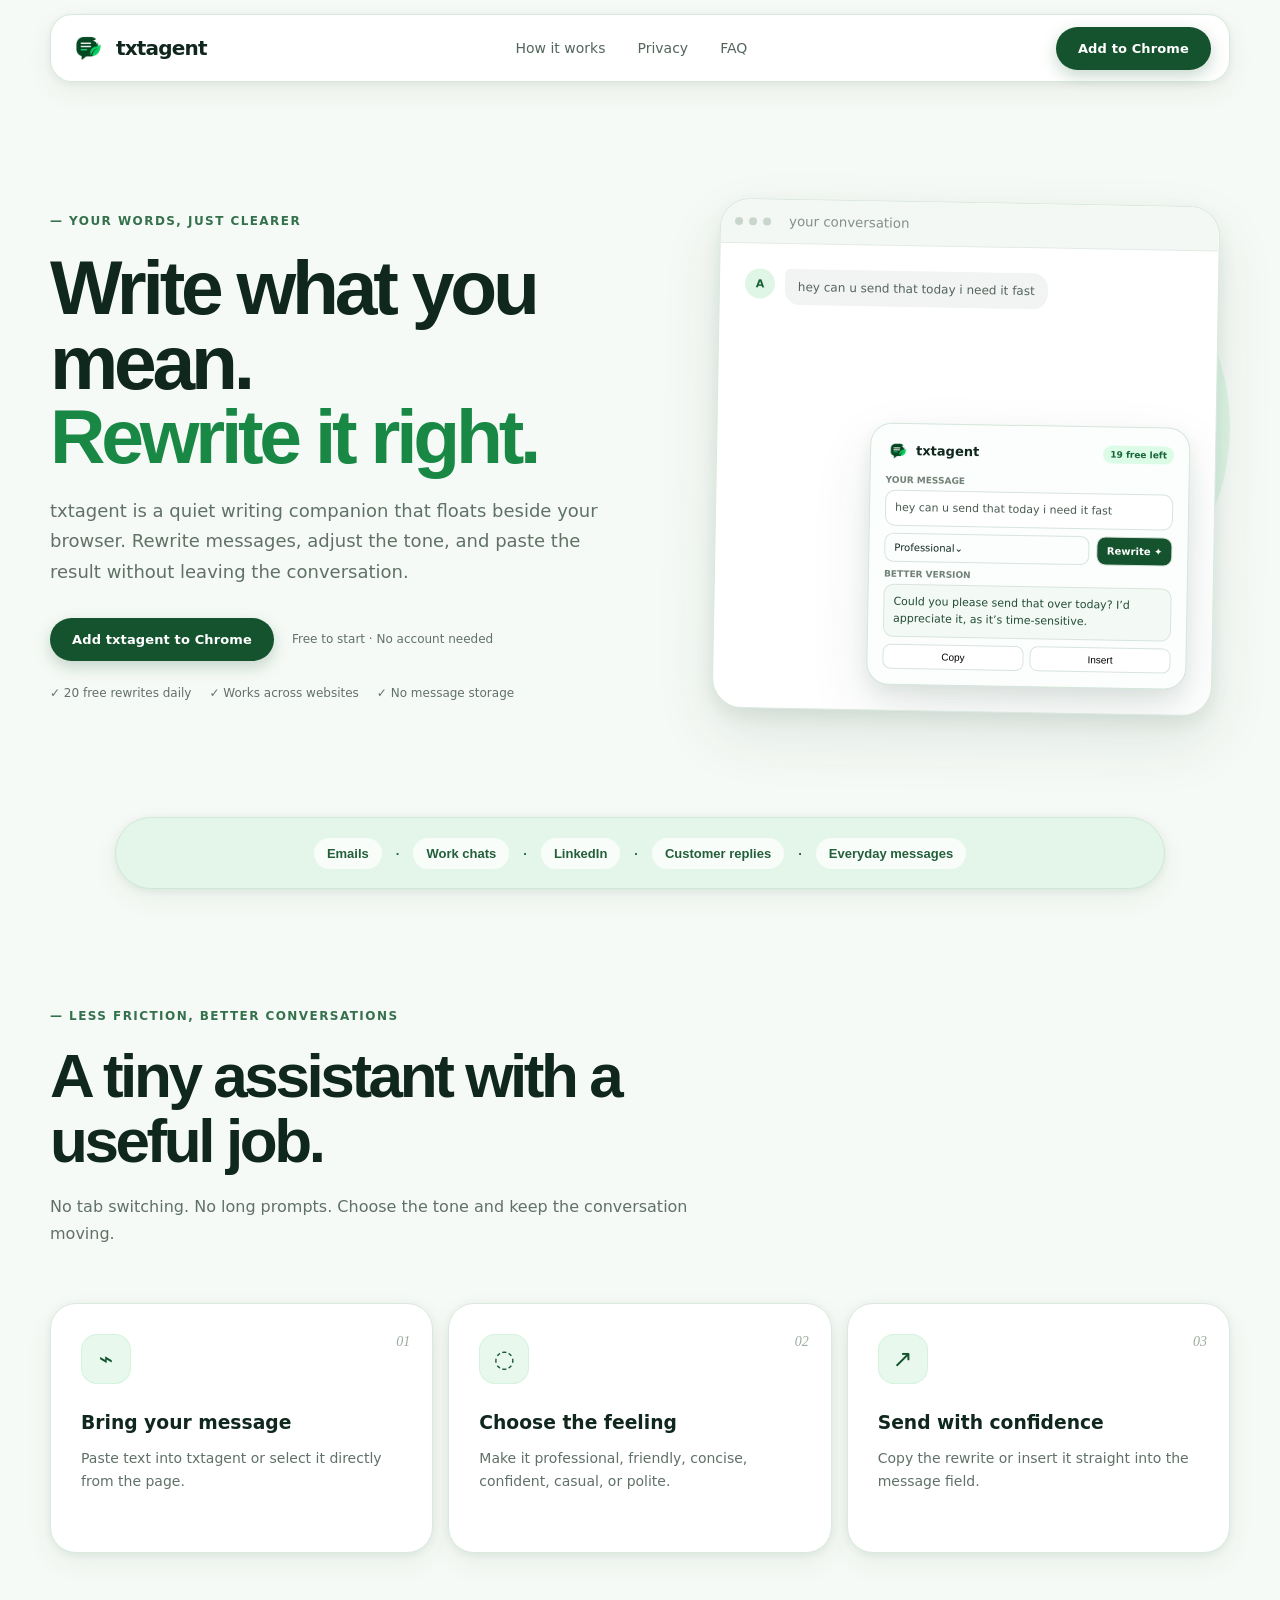
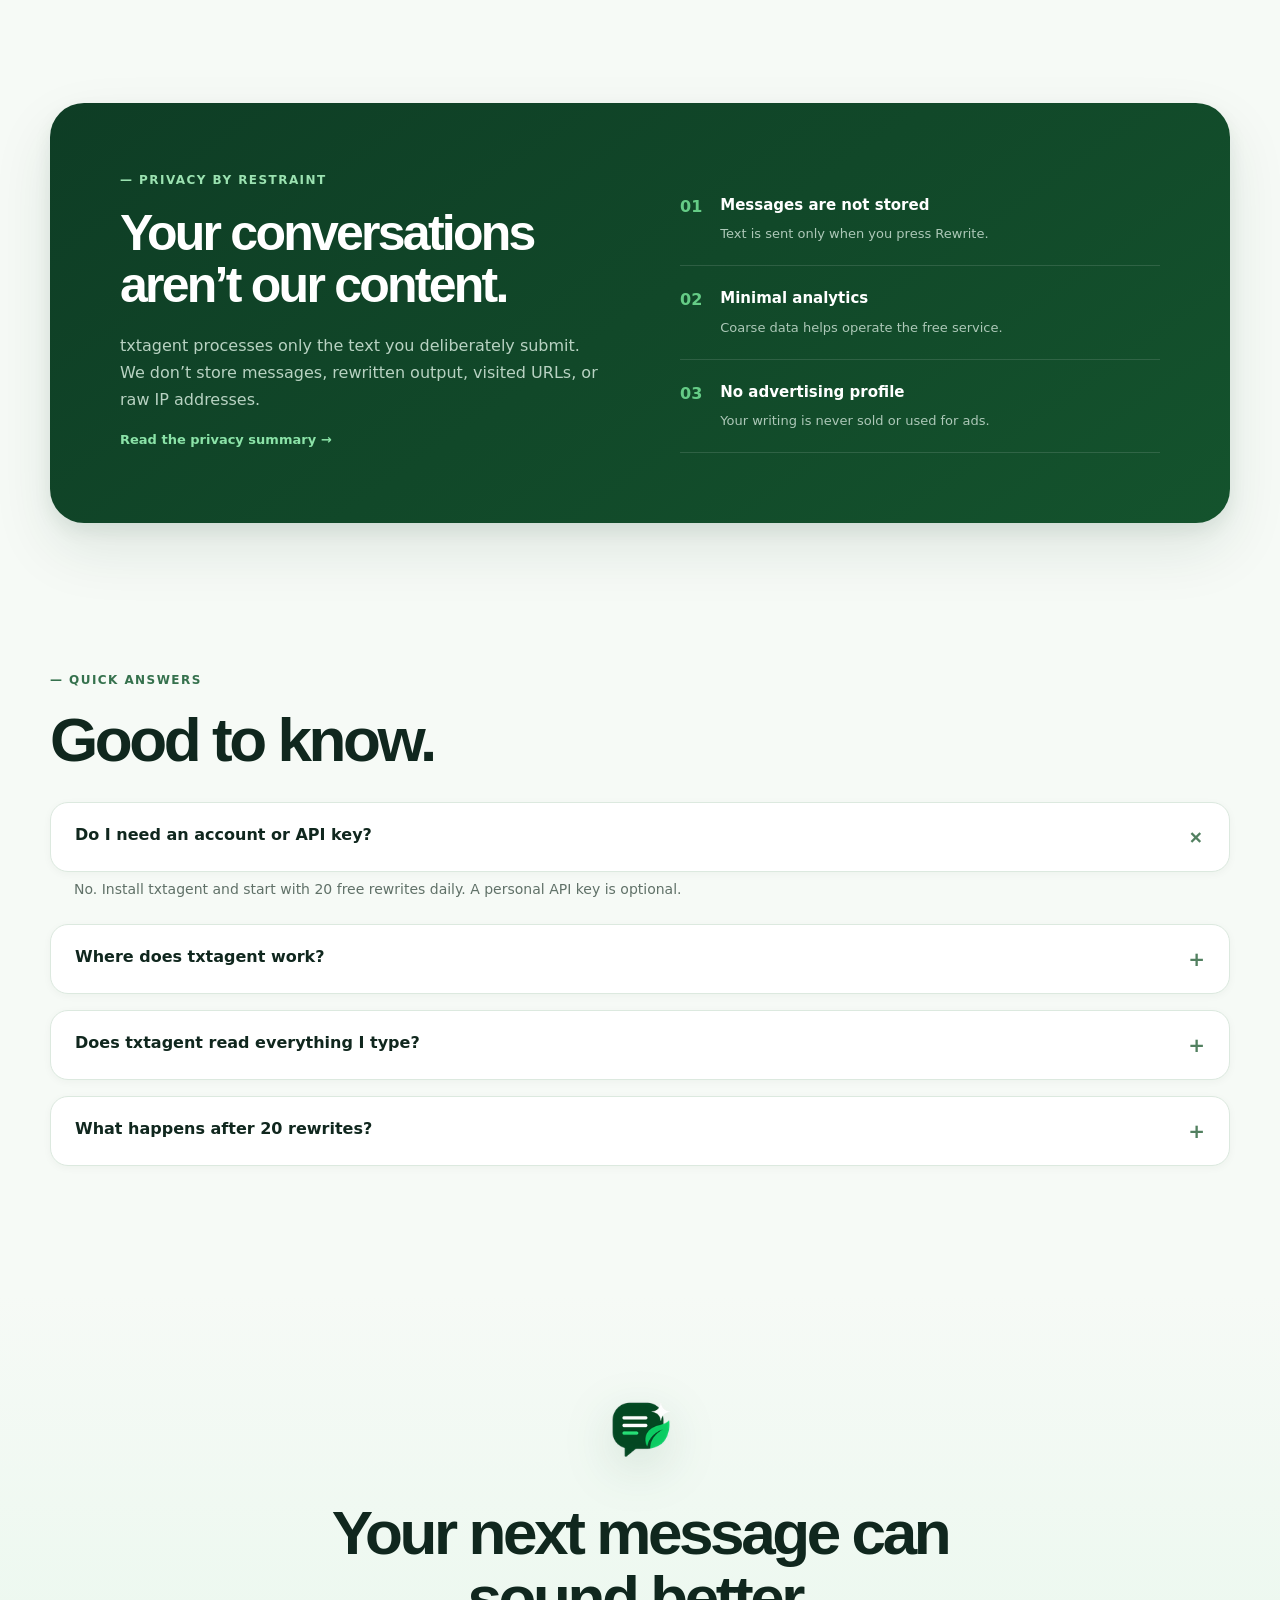
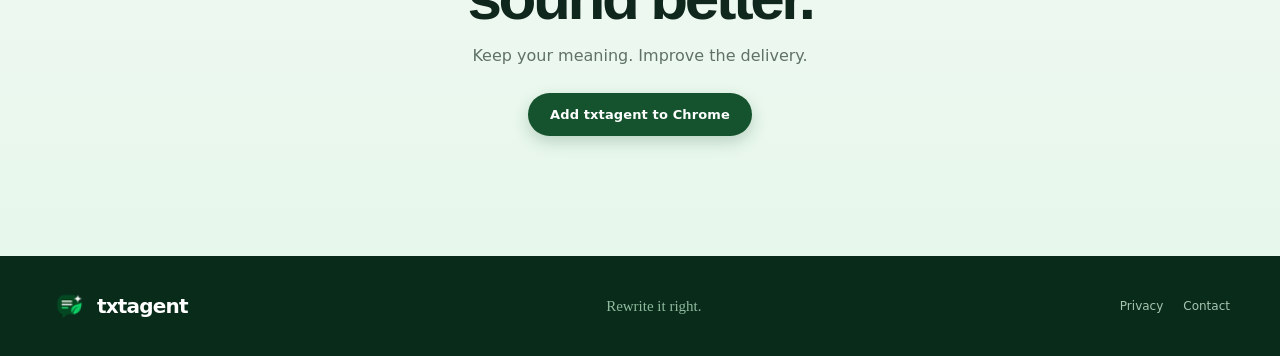
<file: index.html>
<!doctype html><html lang="en"><head><meta charset="utf-8"><meta name="viewport" content="width=device-width,initial-scale=1"><meta name="description" content="txtagent is a lightweight browser assistant that rewrites messages with the right tone."><title>txtagent — Rewrite it right</title><link rel="icon" href="assets/txtagent-32.png"><link rel="stylesheet" href="styles.css"></head>
<body><header><a class="brand" href="#top"><img src="assets/txtagent-48.png" alt=""><b>txtagent</b></a><nav><a href="#how">How it works</a><a href="#privacy">Privacy</a><a href="#faq">FAQ</a></nav><a class="btn small install" href="#install">Add to Chrome</a></header>
<main id="top"><section class="hero"><div class="hero-copy"><div class="eyebrow">— Your words, just clearer</div><h1>Write what you mean.<em>Rewrite it right.</em></h1><p>txtagent is a quiet writing companion that floats beside your browser. Rewrite messages, adjust the tone, and paste the result without leaving the conversation.</p><div class="actions" id="install"><a class="btn install" href="#install">Add txtagent to Chrome</a><span>Free to start · No account needed</span></div><div class="trust"><span>✓ 20 free rewrites daily</span><span>✓ Works across websites</span><span>✓ No message storage</span></div></div>
<div class="visual"><div class="blob"></div><div class="browser"><div class="browser-bar"><i></i><i></i><i></i><small>your conversation</small></div><div class="chat"><b>A</b><span>hey can u send that today i need it fast</span></div><div class="panel"><div class="panel-head"><strong><img src="assets/txtagent-32.png" alt="">txtagent</strong><small>19 free left</small></div><label>Your message</label><div class="field">hey can u send that today i need it fast</div><div class="controls"><span>Professional⌄</span><b>Rewrite ✦</b></div><label>Better version</label><div class="field result">Could you please send that over today? I’d appreciate it, as it’s time-sensitive.</div><div class="panel-buttons"><button>Copy</button><button>Insert</button></div></div></div></div></section>
<section class="usecases"><span>Emails</span>·<span>Work chats</span>·<span>LinkedIn</span>·<span>Customer replies</span>·<span>Everyday messages</span></section>
<section class="section" id="how"><div class="heading"><div class="eyebrow">— Less friction, better conversations</div><h2>A tiny assistant with a useful job.</h2><p>No tab switching. No long prompts. Choose the tone and keep the conversation moving.</p></div><div class="steps"><article><b>01</b><div>⌁</div><h3>Bring your message</h3><p>Paste text into txtagent or select it directly from the page.</p></article><article><b>02</b><div>◌</div><h3>Choose the feeling</h3><p>Make it professional, friendly, concise, confident, casual, or polite.</p></article><article><b>03</b><div>↗</div><h3>Send with confidence</h3><p>Copy the rewrite or insert it straight into the message field.</p></article></div></section>
<section class="privacy-wrap" id="privacy"><div class="privacy"><div><div class="eyebrow">— Privacy by restraint</div><h2>Your conversations aren’t our content.</h2><p>txtagent processes only the text you deliberately submit. We don’t store messages, rewritten output, visited URLs, or raw IP addresses.</p><a href="privacy.html">Read the privacy summary →</a></div><div class="privacy-points"><p><b>01</b><span><strong>Messages are not stored</strong>Text is sent only when you press Rewrite.</span></p><p><b>02</b><span><strong>Minimal analytics</strong>Coarse data helps operate the free service.</span></p><p><b>03</b><span><strong>No advertising profile</strong>Your writing is never sold or used for ads.</span></p></div></div></section>
<section class="section" id="faq"><div class="heading"><div class="eyebrow">— Quick answers</div><h2>Good to know.</h2></div><div class="faqs"><details open><summary>Do I need an account or API key?<span>+</span></summary><p>No. Install txtagent and start with 20 free rewrites daily. A personal API key is optional.</p></details><details><summary>Where does txtagent work?<span>+</span></summary><p>txtagent appears on ordinary websites in Chrome. Protected browser pages do not allow overlays.</p></details><details><summary>Does txtagent read everything I type?<span>+</span></summary><p>No. txtagent sends only the text you deliberately submit when you request a rewrite.</p></details><details><summary>What happens after 20 rewrites?<span>+</span></summary><p>The free allowance resets the next day, or you can use a personal API key.</p></details></div></section>
<section class="closing"><img src="assets/txtagent-128.png" alt="txtagent icon"><h2>Your next message can sound better.</h2><p>Keep your meaning. Improve the delivery.</p><a class="btn install" href="#install">Add txtagent to Chrome</a></section></main>
<footer><a class="brand" href="#top"><img src="assets/txtagent-32.png" alt=""><b>txtagent</b></a><i>Rewrite it right.</i><div><a href="privacy.html">Privacy</a><a href="mailto:dev.ranjith1894@gmail.com">Contact</a></div></footer><div class="toast" role="status">Chrome Web Store listing coming soon.</div><script src="script.js"></script></body></html>
</file>
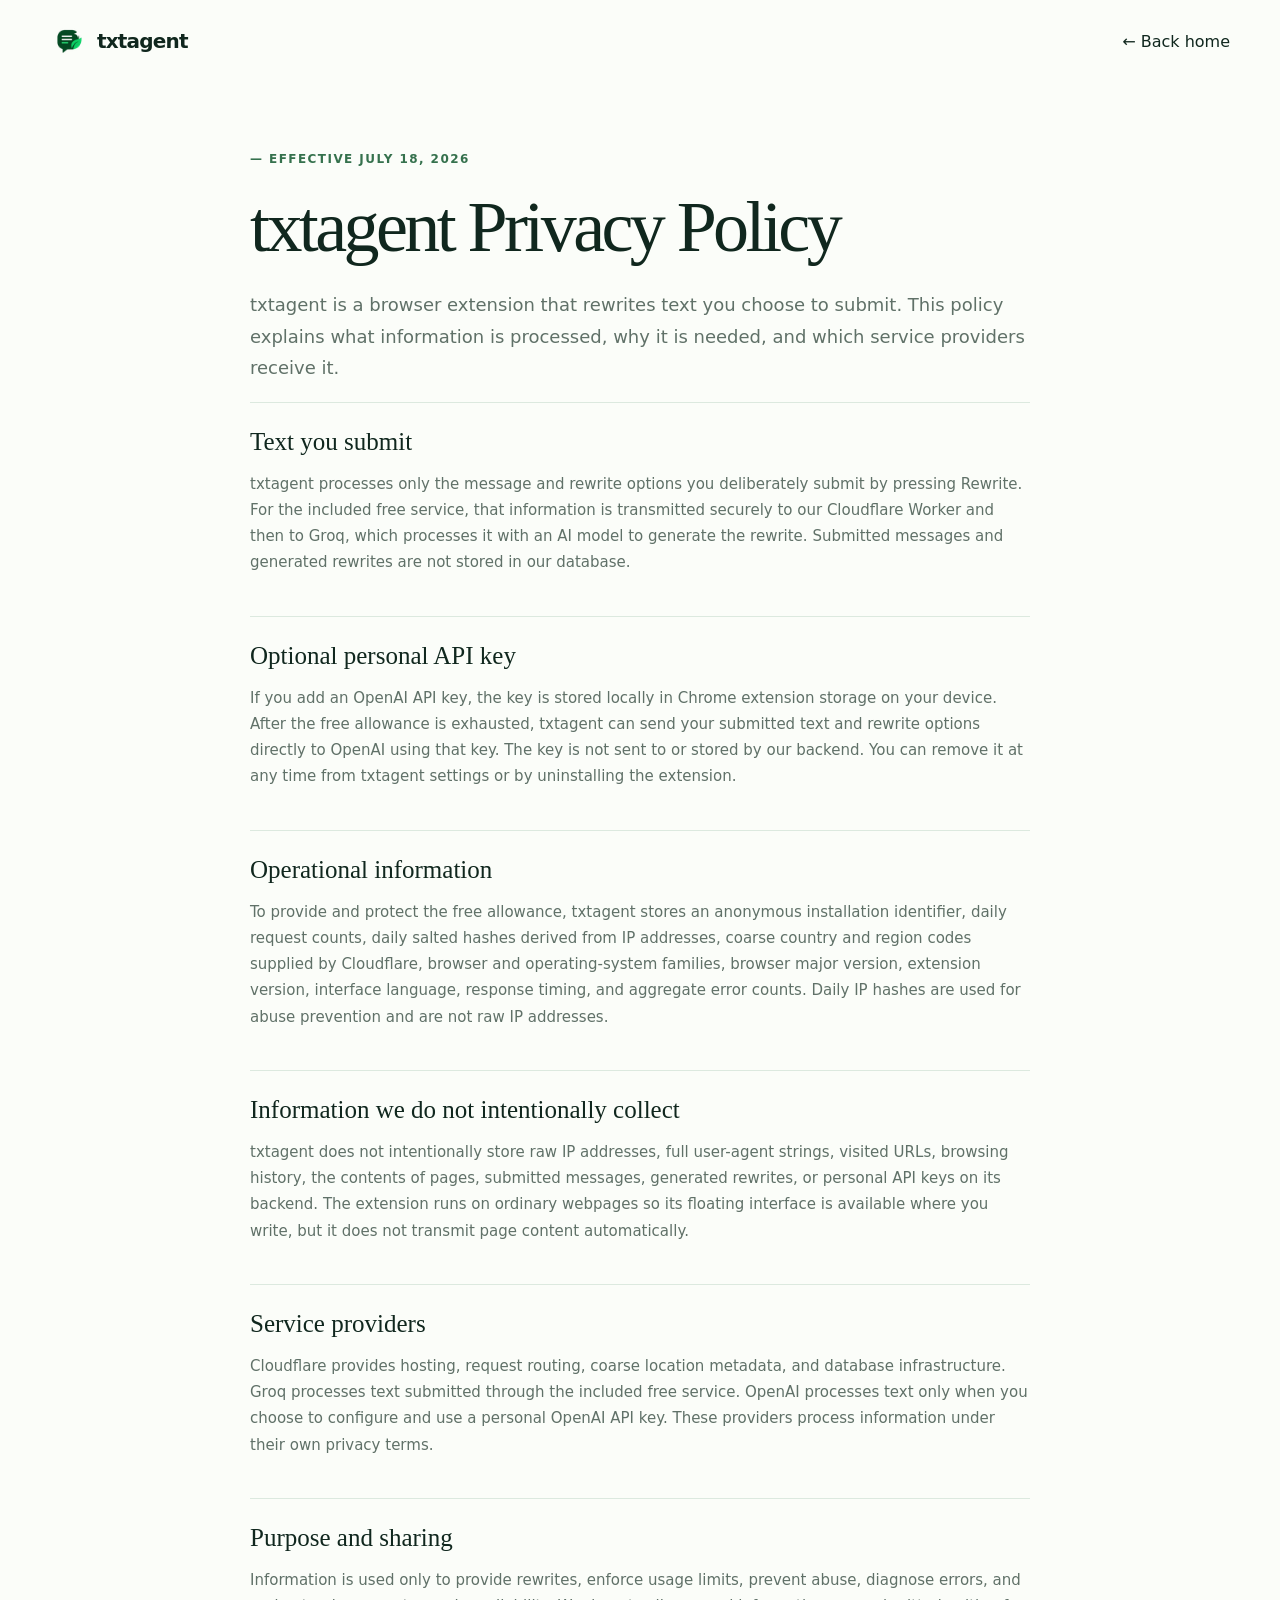
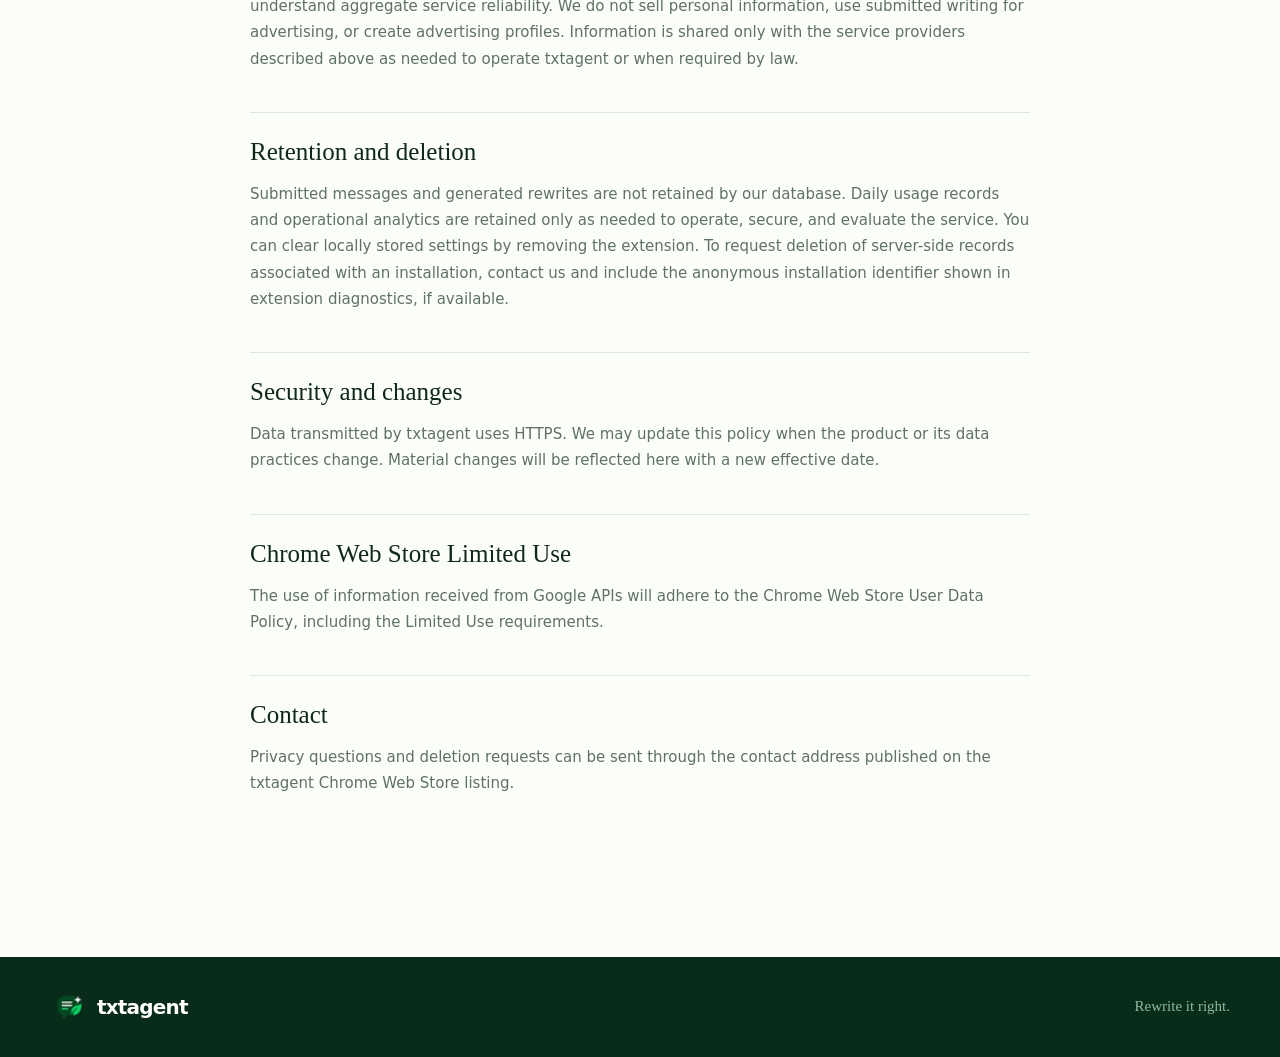
<file: privacy.html>
<!doctype html><html lang="en"><head><meta charset="utf-8"><meta name="viewport" content="width=device-width,initial-scale=1"><title>Privacy — txtagent</title><link rel="icon" href="assets/txtagent-32.png"><link rel="stylesheet" href="styles.css"></head><body><header><a class="brand" href="index.html"><img src="assets/txtagent-48.png" alt=""><b>txtagent</b></a><a href="index.html">← Back home</a></header><main class="legal"><div class="eyebrow">— Effective July 18, 2026</div><h1>txtagent Privacy Policy</h1><p class="intro">txtagent is a browser extension that rewrites text you choose to submit. This policy explains what information is processed, why it is needed, and which service providers receive it.</p><section><h2>Text you submit</h2><p>txtagent processes only the message and rewrite options you deliberately submit by pressing Rewrite. For the included free service, that information is transmitted securely to our Cloudflare Worker and then to Groq, which processes it with an AI model to generate the rewrite. Submitted messages and generated rewrites are not stored in our database.</p></section><section><h2>Optional personal API key</h2><p>If you add an OpenAI API key, the key is stored locally in Chrome extension storage on your device. After the free allowance is exhausted, txtagent can send your submitted text and rewrite options directly to OpenAI using that key. The key is not sent to or stored by our backend. You can remove it at any time from txtagent settings or by uninstalling the extension.</p></section><section><h2>Operational information</h2><p>To provide and protect the free allowance, txtagent stores an anonymous installation identifier, daily request counts, daily salted hashes derived from IP addresses, coarse country and region codes supplied by Cloudflare, browser and operating-system families, browser major version, extension version, interface language, response timing, and aggregate error counts. Daily IP hashes are used for abuse prevention and are not raw IP addresses.</p></section><section><h2>Information we do not intentionally collect</h2><p>txtagent does not intentionally store raw IP addresses, full user-agent strings, visited URLs, browsing history, the contents of pages, submitted messages, generated rewrites, or personal API keys on its backend. The extension runs on ordinary webpages so its floating interface is available where you write, but it does not transmit page content automatically.</p></section><section><h2>Service providers</h2><p>Cloudflare provides hosting, request routing, coarse location metadata, and database infrastructure. Groq processes text submitted through the included free service. OpenAI processes text only when you choose to configure and use a personal OpenAI API key. These providers process information under their own privacy terms.</p></section><section><h2>Purpose and sharing</h2><p>Information is used only to provide rewrites, enforce usage limits, prevent abuse, diagnose errors, and understand aggregate service reliability. We do not sell personal information, use submitted writing for advertising, or create advertising profiles. Information is shared only with the service providers described above as needed to operate txtagent or when required by law.</p></section><section><h2>Retention and deletion</h2><p>Submitted messages and generated rewrites are not retained by our database. Daily usage records and operational analytics are retained only as needed to operate, secure, and evaluate the service. You can clear locally stored settings by removing the extension. To request deletion of server-side records associated with an installation, contact us and include the anonymous installation identifier shown in extension diagnostics, if available.</p></section><section><h2>Security and changes</h2><p>Data transmitted by txtagent uses HTTPS. We may update this policy when the product or its data practices change. Material changes will be reflected here with a new effective date.</p></section><section><h2>Chrome Web Store Limited Use</h2><p>The use of information received from Google APIs will adhere to the Chrome Web Store User Data Policy, including the Limited Use requirements.</p></section><section><h2>Contact</h2><p>Privacy questions and deletion requests can be sent through the contact address published on the txtagent Chrome Web Store listing.</p></section></main><footer><a class="brand" href="index.html"><img src="assets/txtagent-32.png" alt=""><b>txtagent</b></a><i>Rewrite it right.</i></footer></body></html>
</file>
<file: styles.css>
:root{--ink:#10271e;--muted:#607168;--green:#14532d;--bright:#22c55e;--mint:#e8f8ed;--paper:#fbfdf9;--line:#dce9df;--white:#fff;--shadow:0 30px 80px rgba(17,62,38,.13)}*{box-sizing:border-box}html{scroll-behavior:smooth}body{margin:0;background:var(--paper);color:var(--ink);font-family:Inter,system-ui,-apple-system,"Segoe UI",sans-serif}a{color:inherit;text-decoration:none}header{width:min(1180px,calc(100% - 40px));height:82px;margin:auto;display:flex;align-items:center;justify-content:space-between}.brand{display:flex;align-items:center;gap:9px;font-size:20px;letter-spacing:-.04em}.brand img{width:38px;height:38px}nav{display:flex;gap:32px;color:#53665c;font-size:14px}.btn{display:inline-flex;justify-content:center;align-items:center;background:var(--green);color:#fff;padding:14px 20px;border-radius:12px;font-weight:750;font-size:14px;box-shadow:0 8px 22px rgba(20,83,45,.18);transition:.2s}.btn:hover{background:#0d4323;transform:translateY(-1px)}.small{padding:10px 15px}.hero{width:min(1180px,calc(100% - 40px));min-height:650px;margin:50px auto 30px;display:grid;grid-template-columns:1fr .92fr;align-items:center;gap:80px}.eyebrow{color:#35714d;font-size:12px;font-weight:800;text-transform:uppercase;letter-spacing:.12em}.hero h1,.heading h2,.privacy h2,.closing h2,.legal h1{font-family:Georgia,serif;font-weight:500;letter-spacing:-.05em}.hero h1{font-size:clamp(54px,6vw,82px);line-height:.97;margin:22px 0}.hero h1 em{display:block;color:#198845}.hero-copy>p{max-width:620px;color:var(--muted);font-size:18px;line-height:1.7}.actions{display:flex;align-items:center;gap:18px;margin-top:30px}.actions span,.trust{font-size:12px;color:#617169}.trust{display:flex;flex-wrap:wrap;gap:18px;margin-top:25px}.visual{position:relative;min-height:590px;display:grid;place-items:center}.blob{position:absolute;width:440px;height:440px;border-radius:50%;background:#dff5e6;right:0;top:45px}.browser{position:relative;width:min(500px,100%);height:510px;background:#fff;border:1px solid #dbe8df;border-radius:24px;box-shadow:var(--shadow);overflow:hidden;transform:rotate(1deg)}.browser-bar{height:44px;background:#f4f8f5;border-bottom:1px solid #e4ece6;display:flex;align-items:center;gap:6px;padding:0 14px}.browser-bar i{width:8px;height:8px;border-radius:50%;background:#c8d6cc}.browser-bar small{margin-left:12px;color:#849087}.chat{display:flex;gap:10px;padding:25px;align-items:flex-start}.chat b{width:30px;height:30px;border-radius:50%;display:grid;place-items:center;background:#dff5e6;color:#176333;font-size:11px}.chat span{max-width:270px;background:#f1f4f2;border-radius:5px 15px 15px;padding:11px 13px;font-size:12px;color:#55645c}.panel{position:absolute;right:25px;bottom:25px;width:320px;background:#fbfefc;border:1px solid #d5e6da;border-radius:17px;box-shadow:0 20px 60px rgba(12,47,29,.18);padding:13px}.panel-head,.panel-head strong,.controls,.panel-buttons{display:flex;align-items:center}.panel-head{justify-content:space-between;margin-bottom:12px}.panel-head strong{gap:6px;font-size:13px}.panel-head img{width:24px}.panel-head small{font-size:9px;color:#166534;background:#dcfce7;border-radius:99px;padding:4px 7px;font-weight:750}.panel label{display:block;color:#728178;font-size:9px;text-transform:uppercase;font-weight:800;margin:5px 0}.field{border:1px solid #d9e4dc;background:#fff;border-radius:10px;padding:9px;font-size:11px;line-height:1.5;color:#4a5b51}.controls{gap:7px;margin:7px 0}.controls span,.controls b{border:1px solid #d9e4dc;border-radius:9px;padding:8px 9px;font-size:10px}.controls span{flex:1}.controls b{background:var(--green);color:#fff}.result{background:#f3faf5;color:#234b35}.panel-buttons{gap:6px;margin-top:7px}.panel-buttons button{flex:1;border:1px solid #d9e4dc;background:#fff;border-radius:8px;padding:6px;font-size:10px}.usecases{min-height:68px;padding:18px;background:var(--green);color:#dff4e6;display:flex;flex-wrap:wrap;align-items:center;justify-content:center;gap:28px;font:16px Georgia,serif}.section{width:min(1180px,calc(100% - 40px));margin:auto;padding:120px 0}.heading{max-width:650px}.heading h2,.privacy h2,.closing h2{font-size:clamp(42px,5vw,62px);line-height:1.05;margin:20px 0}.heading>p{color:var(--muted);line-height:1.7}.steps{display:grid;grid-template-columns:repeat(3,1fr);gap:15px;margin-top:55px}.steps article{position:relative;background:#fff;border:1px solid var(--line);border-radius:18px;padding:28px;min-height:250px}.steps article>b{position:absolute;right:22px;color:#9bad9f;font:italic 14px Georgia}.steps article>div{width:46px;height:46px;border-radius:13px;background:var(--mint);display:grid;place-items:center;color:var(--green);font-size:24px}.steps h3{margin:28px 0 10px}.steps p{color:var(--muted);line-height:1.65;font-size:14px}.privacy-wrap{padding:30px 20px}.privacy{width:min(1180px,100%);margin:auto;background:#0e3d25;color:#fff;border-radius:28px;padding:70px;display:grid;grid-template-columns:1fr 1fr;gap:80px}.privacy .eyebrow{color:#9be2b1}.privacy h2{font-size:50px;margin-top:20px}.privacy>div>p{color:#b8d2c2;line-height:1.7}.privacy a{color:#8be3a8;font-weight:700;font-size:13px}.privacy-points p{display:flex;gap:18px;padding:20px 0;margin:0;border-bottom:1px solid rgba(255,255,255,.12)}.privacy-points b{color:#65cc86}.privacy-points span{color:#adc8b8;font-size:13px}.privacy-points strong{display:block;color:#fff;font-size:15px;margin-bottom:5px}.faqs{margin-top:30px;border-top:1px solid var(--line)}details{border-bottom:1px solid var(--line)}summary{list-style:none;cursor:pointer;padding:24px 4px;display:flex;justify-content:space-between;font-weight:750}summary::-webkit-details-marker{display:none}summary span{font-size:20px;color:#528060}details[open] summary span{transform:rotate(45deg)}details p{margin:-8px 0 25px;color:var(--muted);line-height:1.7;font-size:14px}.closing{text-align:center;padding:90px 20px 120px;background:linear-gradient(var(--paper),#e6f7eb)}.closing img{width:90px;filter:drop-shadow(0 15px 25px rgba(20,83,45,.15))}.closing h2{max-width:700px;margin:22px auto 12px}.closing p{color:var(--muted);margin-bottom:28px}footer{min-height:100px;background:#092b1a;color:#fff;display:flex;align-items:center;justify-content:space-between;padding:0 max(30px,calc((100% - 1180px)/2))}footer i{color:#8fba9e;font:15px Georgia}footer div{display:flex;gap:20px;color:#a6c5b0;font-size:12px}.toast{position:fixed;left:50%;bottom:22px;transform:translate(-50%,20px);background:#10271e;color:#fff;border-radius:10px;padding:11px 16px;font-size:12px;opacity:0;transition:.25s}.toast.show{opacity:1;transform:translate(-50%,0)}.legal{width:min(780px,calc(100% - 40px));margin:70px auto 120px}.legal h1{font-size:clamp(48px,7vw,72px);margin:20px 0}.legal .intro{font-size:18px}.legal section{padding:25px 0;border-top:1px solid var(--line)}.legal h2{font:500 25px Georgia;margin:0 0 10px}.legal p{color:var(--muted);line-height:1.75;font-size:15px}
@media(max-width:900px){nav{display:none}.hero{grid-template-columns:1fr;gap:20px}.hero-copy{text-align:center}.actions,.trust{justify-content:center}.hero-visual{min-height:530px}.steps{grid-template-columns:1fr}.privacy{grid-template-columns:1fr;padding:45px;gap:35px}}@media(max-width:560px){header{width:calc(100% - 24px)}header>.small{display:none}.hero{width:calc(100% - 28px);margin-top:15px}.hero h1{font-size:50px}.hero-copy>p{font-size:16px}.actions{flex-direction:column}.visual{min-height:470px}.browser{height:445px}.panel{width:285px;right:12px;bottom:14px}.section{width:calc(100% - 28px);padding:80px 0}.privacy-wrap{padding:10px}.privacy{padding:32px 24px;border-radius:21px}.privacy h2{font-size:40px}footer{padding:25px;flex-wrap:wrap;gap:15px}}@media(prefers-reduced-motion:reduce){html{scroll-behavior:auto}*{transition:none!important}}
</file>
